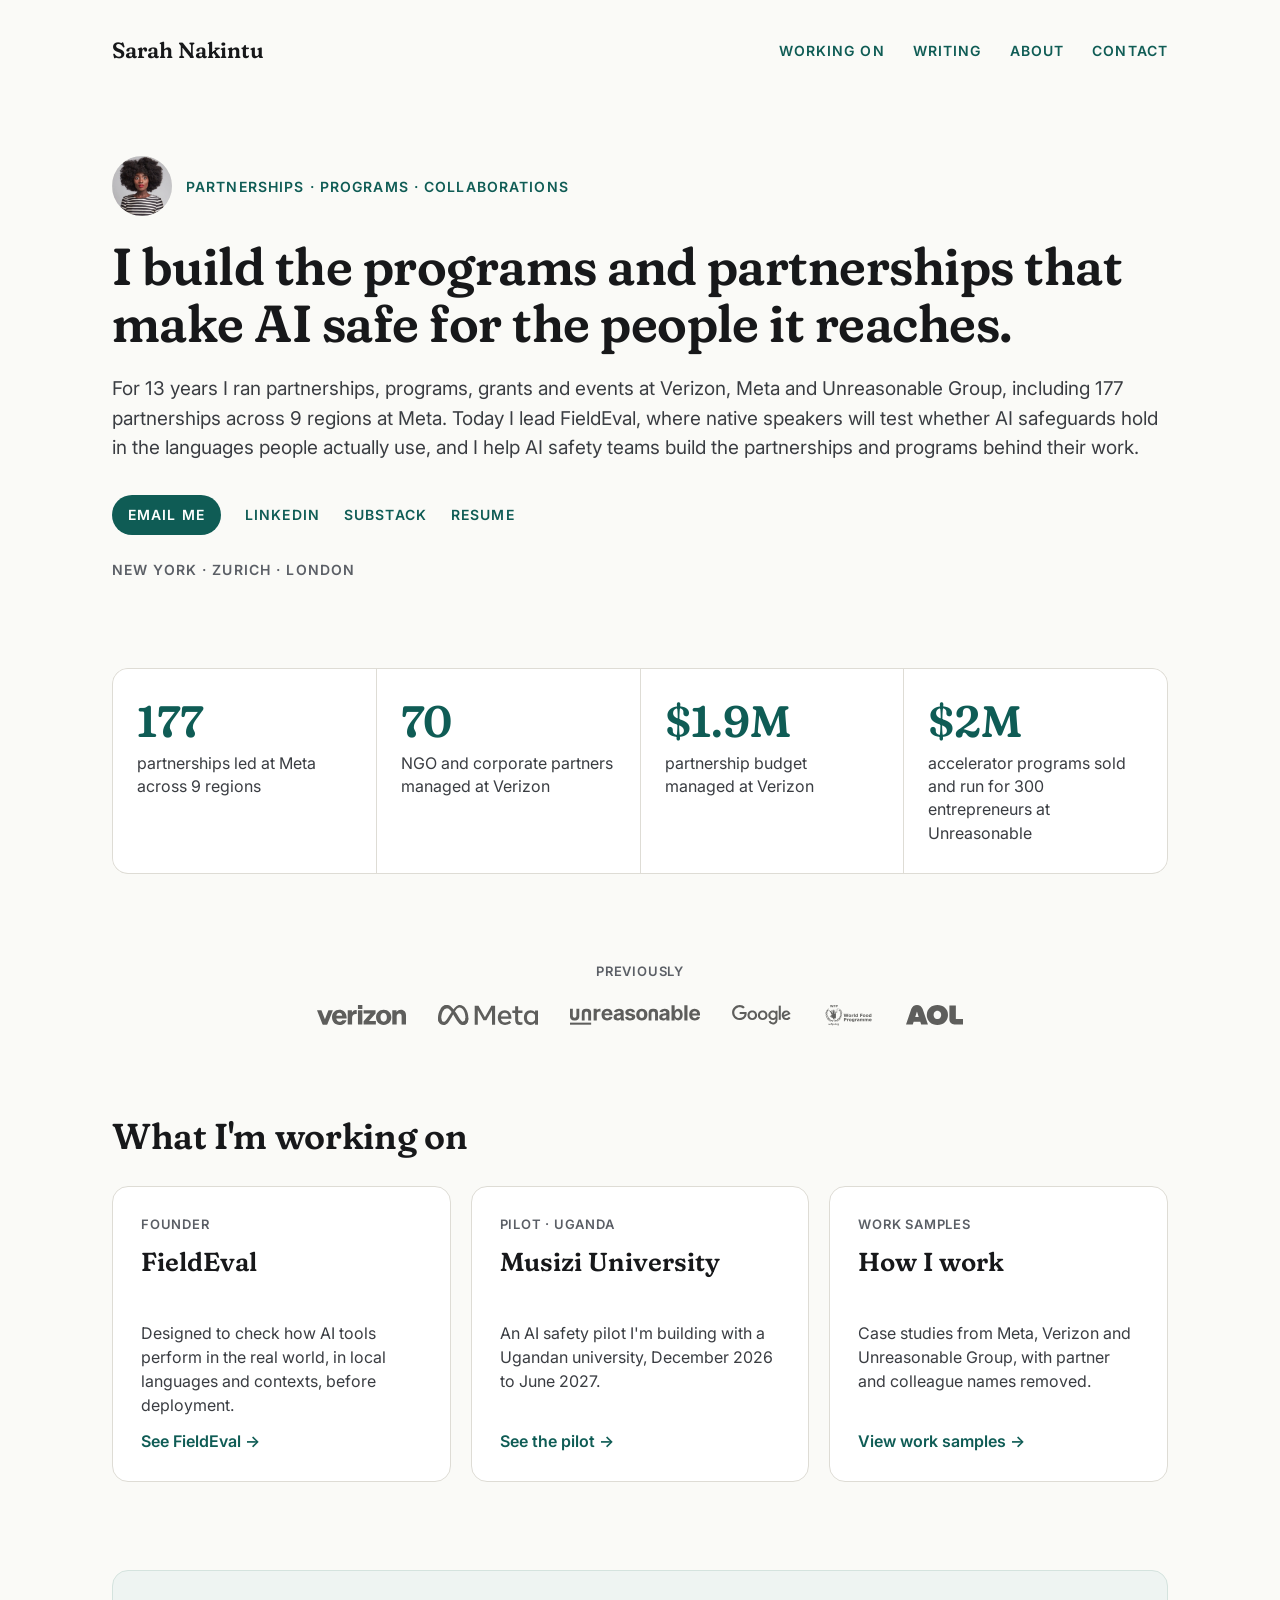
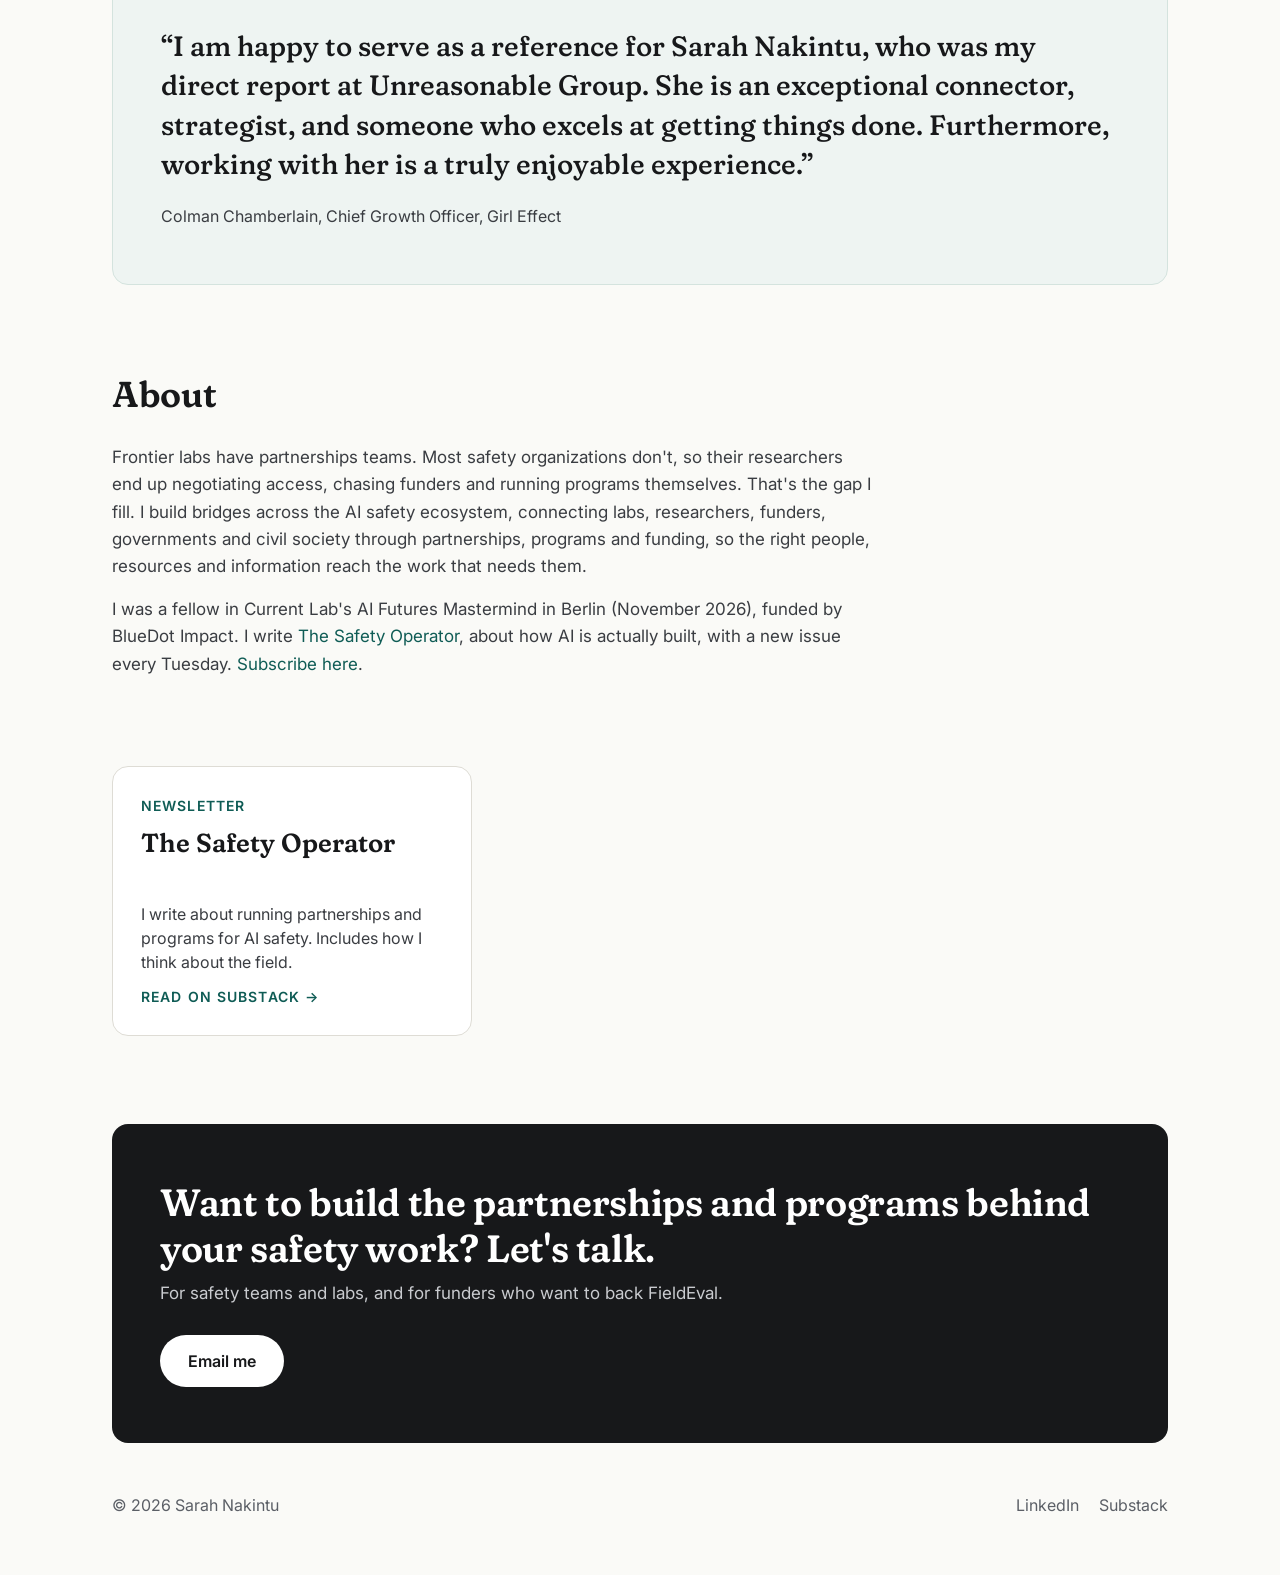
<file: index.html>
<!DOCTYPE html>
<html lang="en">
<head>
  <meta charset="utf-8">
  <meta name="viewport" content="width=device-width, initial-scale=1">
  <title>Sarah Nakintu</title>
  <meta name="description" content="Partnerships, programs and operations for AI safety.">
  <link rel="icon" href="assets/favicon.svg" type="image/svg+xml">
  <link rel="preconnect" href="https://fonts.googleapis.com">
  <link rel="preconnect" href="https://fonts.gstatic.com" crossorigin>
  <link href="https://fonts.googleapis.com/css2?family=Inter:wght@400;500;600;700&family=Fraunces:opsz,wght,SOFT,WONK@9..144,400..600,100,0&display=swap" rel="stylesheet">
  <link rel="stylesheet" href="styles.css">
  <script>
    (function () {
      try {
        var q = location.search;
        var force = /[?&]intro=1(?:&|$)/.test(q);
        var skipQ = /[?&]intro=0(?:&|$)/.test(q);
        var reduce = window.matchMedia('(prefers-reduced-motion: reduce)').matches;
        var seen = sessionStorage.getItem('sn-entry-seen') === '1';
        if (skipQ || reduce || (seen && !force)) document.documentElement.classList.add('entry-skip');
      } catch (e) {
        document.documentElement.classList.add('entry-skip');
      }
    })();
  </script>
</head>
<body>
  <div class="entry" id="entry" aria-hidden="true">
    <canvas class="entry-canvas" id="entryCanvas"></canvas>
    <div class="entry-brand">
      <p class="entry-mark">SN<span class="entry-dot">.</span></p>
      <span class="entry-line"></span>
    </div>
  </div>
  <a class="skip" href="#top">Skip to content</a>
  <div class="wrap">
    <header class="site-header">
      <a class="logo" href="/">Sarah Nakintu</a>
      <nav class="nav" aria-label="Main">
        <a href="#work">Working on</a>
        <a href="#writing">Writing</a>
        <a href="#about">About</a>
        <a href="#contact">Contact</a>
      </nav>
    </header>

    <section class="hero" id="top">
      <div class="hero-copy">
        <div class="hero-ident">
          <div class="portrait">
            <picture>
              <source type="image/webp" srcset="assets/sarah-nakintu.webp">
              <img src="assets/sarah-nakintu.jpg" alt="Sarah Nakintu, partnerships and programs operator working on AI safety" width="800" height="800">
            </picture>
          </div>
          <p class="eyebrow">Partnerships · Programs · Collaborations</p>
        </div>
        <h1>I build the programs and partnerships that make AI safe for the people it reaches.</h1>
        <p class="lede">For 13 years I ran partnerships, programs, grants and events at Verizon, Meta and Unreasonable Group, including 177 partnerships across 9 regions at Meta. Today I lead FieldEval, where native speakers will test whether AI safeguards hold in the languages people actually use, and I help AI safety teams build the partnerships and programs behind their work.</p>
        <div class="hero-actions">
          <a class="btn" href="mailto:hello@sarahnakintu.com">Email me</a>
          <a class="text-link" href="https://www.linkedin.com/in/sarahnakintu">LinkedIn</a>
          <a class="text-link" href="https://thesafetyoperator.substack.com">Substack</a>
          <a class="text-link" href="assets/sarah-nakintu-resume-v3.pdf">Resume</a>
        </div>
        <p class="location">New York · Zurich · London</p>
      </div>
    </section>

    <section class="results" aria-label="Results">
      <div class="stat">
        <div class="stat-num">177</div>
        <div class="stat-label">partnerships led at Meta across 9 regions</div>
      </div>
      <div class="stat">
        <div class="stat-num">70</div>
        <div class="stat-label">NGO and corporate partners managed at Verizon</div>
      </div>
      <div class="stat">
        <div class="stat-num">$1.9M</div>
        <div class="stat-label">partnership budget managed at Verizon</div>
      </div>
      <div class="stat">
        <div class="stat-num">$2M</div>
        <div class="stat-label">accelerator programs sold and run for 300 entrepreneurs at Unreasonable</div>
      </div>
    </section>

    <section class="previously" aria-label="Previously">
      <p class="previously-label">Previously</p>
      <ul class="logo-row">
        <li><img src="assets/logos/verizon.svg" alt="Verizon" width="107" height="24"></li>
        <li><img src="assets/logos/meta.svg" alt="Meta" width="119" height="24"></li>
        <li><img src="assets/logos/unreasonable.svg" alt="Unreasonable Group" width="160" height="24"></li>
        <li><img src="assets/logos/google.svg" alt="Google" width="71" height="24"></li>
        <li><img src="assets/logos/un-wfp.svg" alt="UN World Food Programme" width="52" height="24"></li>
        <li><img src="assets/logos/aol.svg" alt="AOL" width="68" height="24"></li>
      </ul>
    </section>

    <section class="section" id="work">
      <h2>What I'm working on</h2>
      <div class="cards">
        <article class="card">
          <span class="card-kicker">Founder</span>
          <span class="card-title">FieldEval</span>
          <span class="card-body">Designed to check how AI tools perform in the real world, in local languages and contexts, before deployment.</span>
          <a class="card-cta" href="/fieldeval/">See FieldEval →</a>
        </article>
        <article class="card">
          <span class="card-kicker">Pilot · Uganda</span>
          <span class="card-title">Musizi University</span>
          <span class="card-body">An AI safety pilot I'm building with a Ugandan university, December 2026 to June 2027.</span>
          <a class="card-cta" href="/musizi/">See the pilot →</a>
        </article>
        <a class="card" href="/assets/work/sarah-nakintu-work-samples-v6.pdf">
          <span class="card-kicker">Work samples</span>
          <span class="card-title">How I work</span>
          <span class="card-body">Case studies from Meta, Verizon and Unreasonable Group, with partner and colleague names removed.</span>
          <span class="card-cta">View work samples →</span>
        </a>
      </div>
    </section>

    <section class="section" aria-label="Testimonial">
      <figure class="quote-block">
        <blockquote class="quote">“I am happy to serve as a reference for Sarah Nakintu, who was my direct report at Unreasonable Group. She is an exceptional connector, strategist, and someone who excels at getting things done. Furthermore, working with her is a truly enjoyable experience.”</blockquote>
        <figcaption class="quote-attr">Colman Chamberlain, Chief Growth Officer, Girl Effect</figcaption>
      </figure>
    </section>

    <section class="about" id="about">
      <h2>About</h2>
      <div class="about-copy">
        <p>Frontier labs have partnerships teams. Most safety organizations don't, so their researchers end up negotiating access, chasing funders and running programs themselves. That's the gap I fill. I build bridges across the AI safety ecosystem, connecting labs, researchers, funders, governments and civil society through partnerships, programs and funding, so the right people, resources and information reach the work that needs them.</p>
        <p>I was a fellow in Current Lab's AI Futures Mastermind in Berlin (November 2026), funded by BlueDot Impact. I write <a href="https://thesafetyoperator.substack.com">The Safety Operator</a>, about how AI is actually built, with a new issue every Tuesday. <a href="https://thesafetyoperator.substack.com/subscribe">Subscribe here</a>.</p>
      </div>
    </section>

    <section class="section" id="writing">
      <a class="card" href="https://thesafetyoperator.substack.com">
        <span class="card-kicker">Newsletter</span>
        <span class="card-title">The Safety Operator</span>
        <span class="card-body">I write about running partnerships and programs for AI safety. Includes how I think about the field.</span>
        <span class="card-cta">Read on Substack →</span>
      </a>
    </section>

    <section class="contact" id="contact">
      <div>
        <h2>Want to build the partnerships and programs behind your safety work? Let's talk.</h2>
        <p class="contact-sub">For safety teams and labs, and for funders who want to back FieldEval.</p>
      </div>
      <a class="btn-invert" href="mailto:hello@sarahnakintu.com">Email me</a>
    </section>

    <footer class="site-footer">
      <span>© 2026 Sarah Nakintu</span>
      <span class="footer-links">
        <a href="https://www.linkedin.com/in/sarahnakintu">LinkedIn</a>
        <a href="https://thesafetyoperator.substack.com">Substack</a>
      </span>
    </footer>
  </div>
  <script src="assets/entry.js"></script>
  <script>
    (function () {
      var email = "hello@sarahnakintu.com";
      function fallback(text) {
        return new Promise(function (resolve) {
          var ta = document.createElement("textarea");
          ta.value = text;
          ta.setAttribute("readonly", "");
          ta.style.position = "fixed";
          ta.style.top = "0";
          ta.style.left = "0";
          document.body.appendChild(ta);
          ta.focus();
          ta.select();
          try { document.execCommand("copy"); } catch (e) {}
          document.body.removeChild(ta);
          resolve();
        });
      }
      function copyText(text) {
        if (navigator.clipboard && navigator.clipboard.writeText) {
          return navigator.clipboard.writeText(text).catch(function () { return fallback(text); });
        }
        return fallback(text);
      }
      document.querySelectorAll('a[href="mailto:' + email + '"]').forEach(function (btn) {
        btn.addEventListener("click", function () {
          var note = btn.nextElementSibling;
          if (!note || !note.classList.contains("copy-note")) {
            note = document.createElement("span");
            note.className = "copy-note";
            note.hidden = true;
            note.textContent = "Copied hello@sarahnakintu.com";
            btn.insertAdjacentElement("afterend", note);
          }
          copyText(email).then(function () {
            note.hidden = false;
            clearTimeout(note._hide);
            note._hide = setTimeout(function () { note.hidden = true; }, 4000);
          });
        });
      });
    })();
  </script>
</body>
</html>
</file>
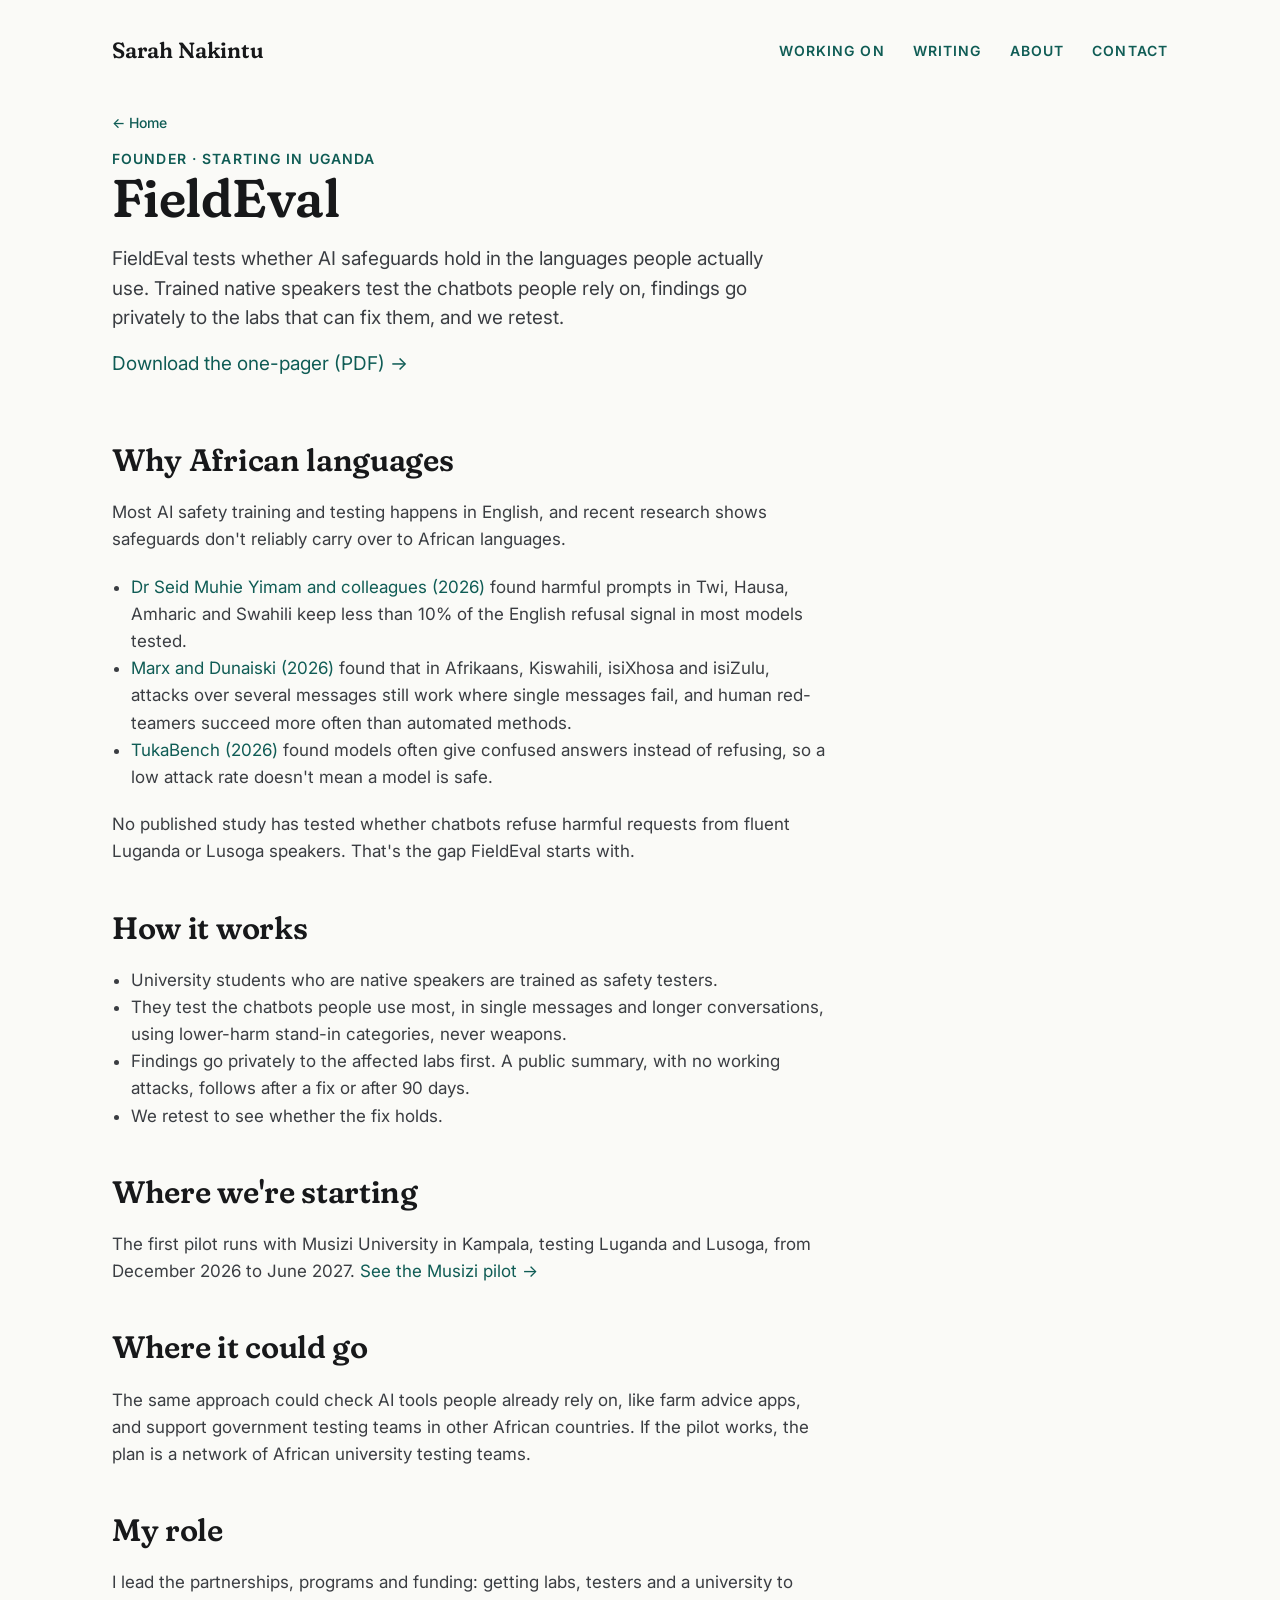
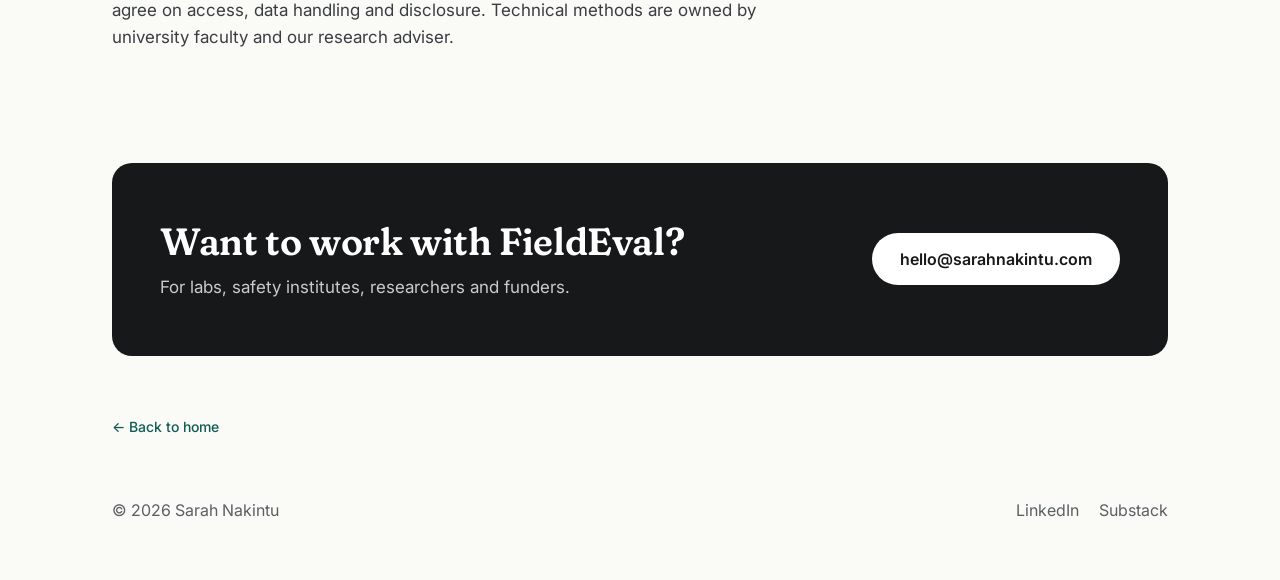
<file: fieldeval/index.html>
<!DOCTYPE html>
<html lang="en">
<head>
  <meta charset="utf-8">
  <meta name="viewport" content="width=device-width, initial-scale=1">
  <title>FieldEval · Sarah Nakintu</title>
  <meta name="description" content="FieldEval tests whether AI safeguards hold in the languages people actually use, starting with Luganda and Lusoga in Uganda.">
  <link rel="icon" href="../assets/favicon.svg" type="image/svg+xml">
  <link rel="preconnect" href="https://fonts.googleapis.com">
  <link rel="preconnect" href="https://fonts.gstatic.com" crossorigin>
  <link href="https://fonts.googleapis.com/css2?family=Inter:wght@400;500;600;700&family=Fraunces:opsz,wght,SOFT,WONK@9..144,400..600,100,0&display=swap" rel="stylesheet">
  <link rel="stylesheet" href="../styles.css">
  <style>
    .page-title { margin: 0 0 16px; font-size: 53px; line-height: 1.12; font-weight: 600; letter-spacing: -0.01em; }
    .page-lede { margin: 0 0 40px; font-size: 19px; line-height: 1.55; color: var(--secondary); max-width: 680px; }
    .prose { max-width: 720px; display: flex; flex-direction: column; gap: 20px; padding-bottom: 24px; }
    .prose h2 { margin: 24px 0 0; font-size: 31px; }
    .prose p, .prose li { font-size: 17px; line-height: 1.6; color: var(--secondary); }
    .prose p { margin: 0; }
    .prose ul { margin: 0; padding-left: 1.2em; }
    @media (max-width: 768px) {
      .page-title { font-size: 40px; }
    }
  </style>
</head>
<body>
  <a class="skip" href="#main">Skip to content</a>
  <div class="wrap">
    <header class="site-header">
      <a class="logo" href="/">Sarah Nakintu</a>
      <nav class="nav" aria-label="Main">
        <a href="/#work">Working on</a>
        <a href="/#writing">Writing</a>
        <a href="/#about">About</a>
        <a href="/#contact">Contact</a>
      </nav>
    </header>

    <main id="main">
      <a class="home-back" href="/">← Home</a>
      <p class="eyebrow">Founder · Starting in Uganda</p>
      <h1 class="page-title">FieldEval</h1>
      <p class="page-lede">FieldEval tests whether AI safeguards hold in the languages people actually use. Trained native speakers test the chatbots people rely on, findings go privately to the labs that can fix them, and we retest.</p>
      <p class="page-lede" style="margin-top:-24px"><a href="/assets/work/fieldeval-one-pager.pdf">Download the one-pager (PDF) →</a></p>

      <div class="prose">
        <h2>Why African languages</h2>
        <p>Most AI safety training and testing happens in English, and recent research shows safeguards don't reliably carry over to African languages.</p>
        <ul>
          <li><a href="https://arxiv.org/abs/2608.11146">Dr Seid Muhie Yimam and colleagues (2026)</a> found harmful prompts in Twi, Hausa, Amharic and Swahili keep less than 10% of the English refusal signal in most models tested.</li>
          <li><a href="https://arxiv.org/abs/2605.18239">Marx and Dunaiski (2026)</a> found that in Afrikaans, Kiswahili, isiXhosa and isiZulu, attacks over several messages still work where single messages fail, and human red-teamers succeed more often than automated methods.</li>
          <li><a href="https://arxiv.org/abs/2606.01322">TukaBench (2026)</a> found models often give confused answers instead of refusing, so a low attack rate doesn't mean a model is safe.</li>
        </ul>
        <p>No published study has tested whether chatbots refuse harmful requests from fluent Luganda or Lusoga speakers. That's the gap FieldEval starts with.</p>

        <h2>How it works</h2>
        <ul>
          <li>University students who are native speakers are trained as safety testers.</li>
          <li>They test the chatbots people use most, in single messages and longer conversations, using lower-harm stand-in categories, never weapons.</li>
          <li>Findings go privately to the affected labs first. A public summary, with no working attacks, follows after a fix or after 90 days.</li>
          <li>We retest to see whether the fix holds.</li>
        </ul>

        <h2>Where we're starting</h2>
        <p>The first pilot runs with Musizi University in Kampala, testing Luganda and Lusoga, from December 2026 to June 2027. <a href="/musizi/">See the Musizi pilot →</a></p>

        <h2>Where it could go</h2>
        <p>The same approach could check AI tools people already rely on, like farm advice apps, and support government testing teams in other African countries. If the pilot works, the plan is a network of African university testing teams.</p>

        <h2>My role</h2>
        <p>I lead the partnerships, programs and funding: getting labs, testers and a university to agree on access, data handling and disclosure. Technical methods are owned by university faculty and our research adviser.</p>
      </div>
    </main>

    <section class="contact" id="contact">
      <div>
        <h2>Want to work with FieldEval?</h2>
        <p class="contact-sub">For labs, safety institutes, researchers and funders.</p>
      </div>
      <a class="btn-invert" href="mailto:hello@sarahnakintu.com">hello@sarahnakintu.com</a>
    </section>

    <a class="home-back home-back-end" href="/">← Back to home</a>

    <footer class="site-footer">
      <span>© 2026 Sarah Nakintu</span>
      <span class="footer-links">
        <a href="https://www.linkedin.com/in/sarahnakintu">LinkedIn</a>
        <a href="https://thesafetyoperator.substack.com">Substack</a>
      </span>
    </footer>
  </div>
  <script>
    (function () {
      var email = "hello@sarahnakintu.com";
      function fallback(text) {
        return new Promise(function (resolve) {
          var ta = document.createElement("textarea");
          ta.value = text;
          ta.setAttribute("readonly", "");
          ta.style.position = "fixed";
          ta.style.top = "0";
          ta.style.left = "0";
          document.body.appendChild(ta);
          ta.focus();
          ta.select();
          try { document.execCommand("copy"); } catch (e) {}
          document.body.removeChild(ta);
          resolve();
        });
      }
      function copyText(text) {
        if (navigator.clipboard && navigator.clipboard.writeText) {
          return navigator.clipboard.writeText(text).catch(function () { return fallback(text); });
        }
        return fallback(text);
      }
      document.querySelectorAll('a[href="mailto:' + email + '"]').forEach(function (btn) {
        btn.addEventListener("click", function () {
          var note = btn.nextElementSibling;
          if (!note || !note.classList.contains("copy-note")) {
            note = document.createElement("span");
            note.className = "copy-note";
            note.hidden = true;
            note.textContent = "Copied hello@sarahnakintu.com";
            btn.insertAdjacentElement("afterend", note);
          }
          copyText(email).then(function () {
            note.hidden = false;
            clearTimeout(note._hide);
            note._hide = setTimeout(function () { note.hidden = true; }, 4000);
          });
        });
      });
    })();
  </script>
</body>
</html>
</file>
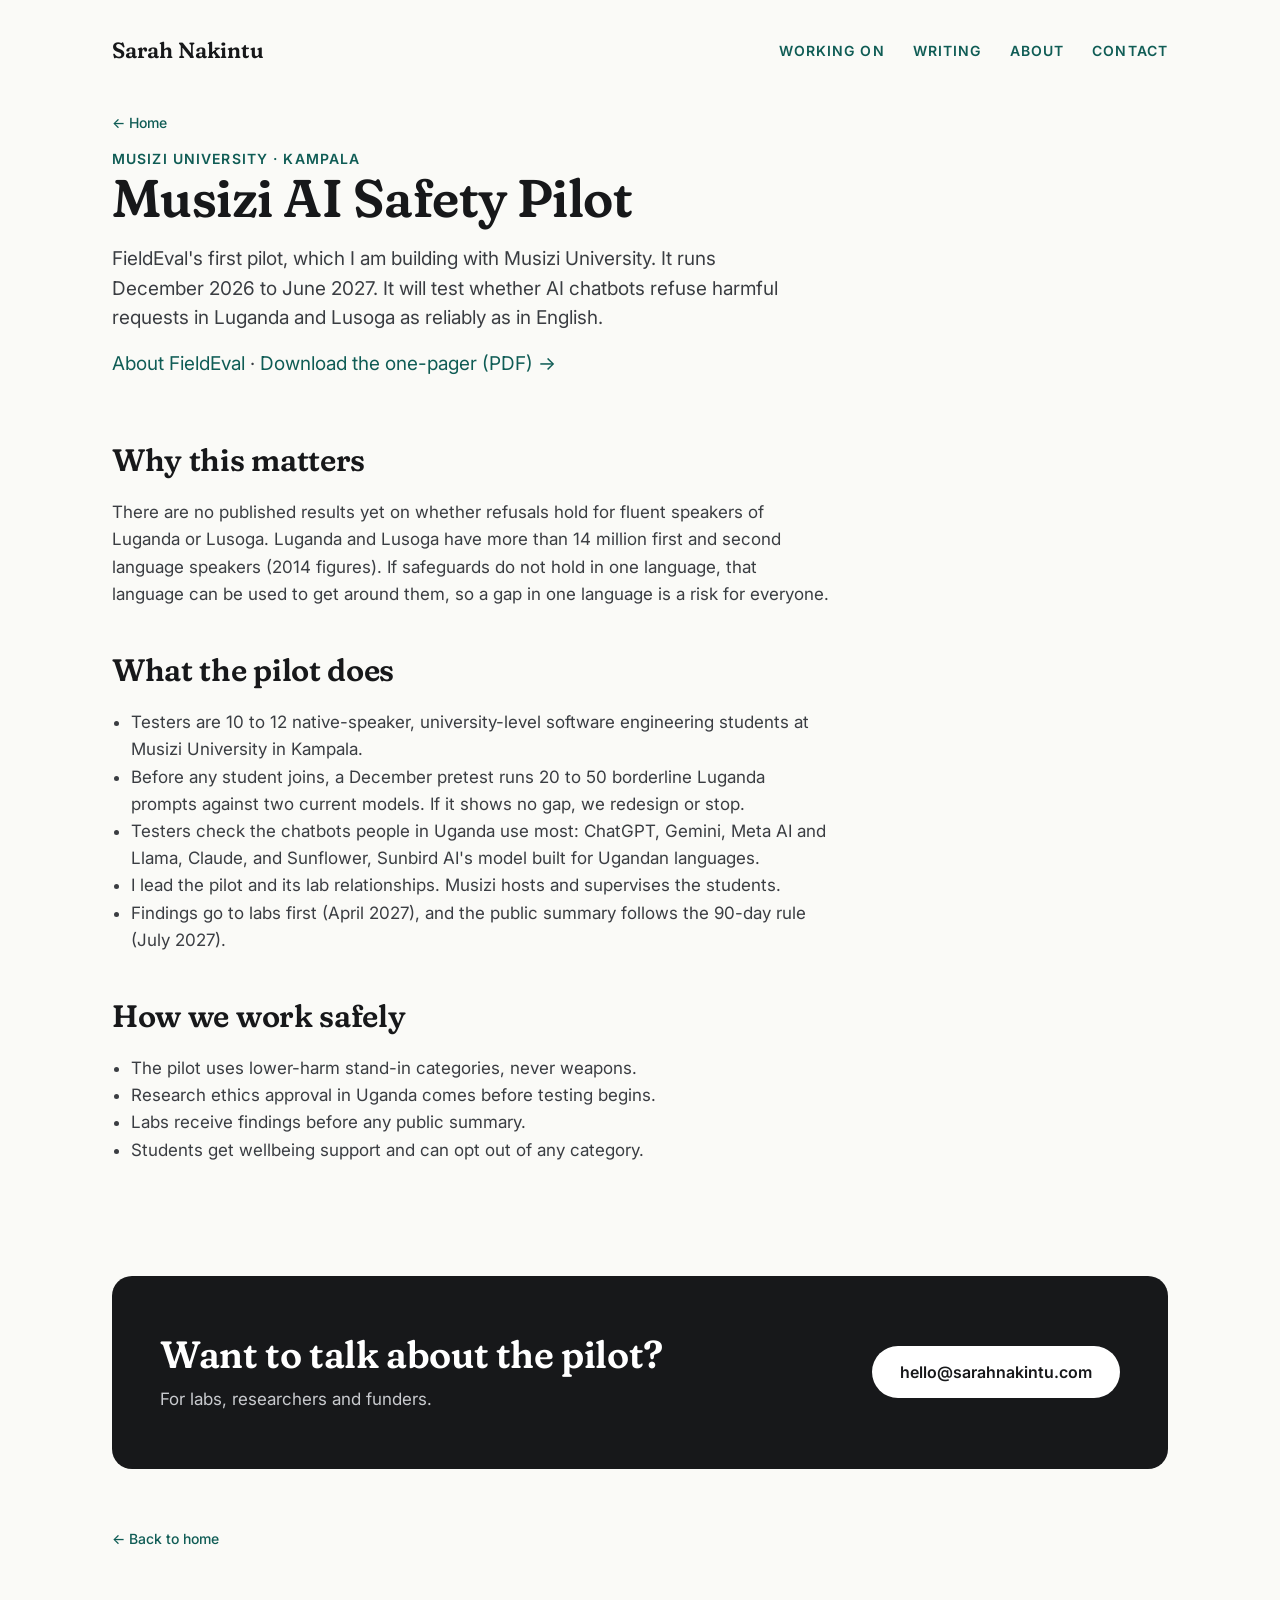
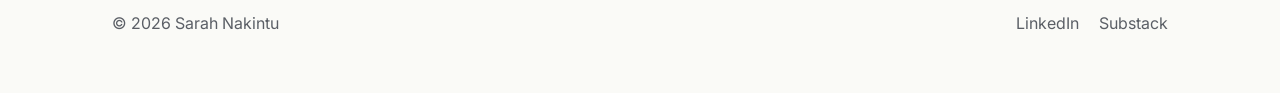
<file: musizi/index.html>
<!DOCTYPE html>
<html lang="en">
<head>
  <meta charset="utf-8">
  <meta name="viewport" content="width=device-width, initial-scale=1">
  <title>Musizi AI Safety Pilot · Sarah Nakintu</title>
  <meta name="description" content="A pilot with Musizi University testing whether AI chatbots refuse harmful requests in Luganda and Lusoga as reliably as in English.">
  <link rel="icon" href="../assets/favicon.svg" type="image/svg+xml">
  <link rel="preconnect" href="https://fonts.googleapis.com">
  <link rel="preconnect" href="https://fonts.gstatic.com" crossorigin>
  <link href="https://fonts.googleapis.com/css2?family=Inter:wght@400;500;600;700&family=Fraunces:opsz,wght,SOFT,WONK@9..144,400..600,100,0&display=swap" rel="stylesheet">
  <link rel="stylesheet" href="../styles.css">
  <style>
    .page-title { margin: 0 0 16px; font-size: 53px; line-height: 1.12; font-weight: 600; letter-spacing: -0.01em; }
    .page-lede { margin: 0 0 40px; font-size: 19px; line-height: 1.55; color: var(--secondary); max-width: 680px; }
    .prose { max-width: 720px; display: flex; flex-direction: column; gap: 20px; padding-bottom: 24px; }
    .prose h2 { margin: 24px 0 0; font-size: 31px; }
    .prose p, .prose li { font-size: 17px; line-height: 1.6; color: var(--secondary); }
    .prose p { margin: 0; }
    .prose ul { margin: 0; padding-left: 1.2em; }
    @media (max-width: 768px) {
      .page-title { font-size: 40px; }
    }
  </style>
</head>
<body>
  <a class="skip" href="#main">Skip to content</a>
  <div class="wrap">
    <header class="site-header">
      <a class="logo" href="/">Sarah Nakintu</a>
      <nav class="nav" aria-label="Main">
        <a href="/#work">Working on</a>
        <a href="/#writing">Writing</a>
        <a href="/#about">About</a>
        <a href="/#contact">Contact</a>
      </nav>
    </header>

    <main id="main">
      <a class="home-back" href="/">← Home</a>
      <p class="eyebrow">Musizi University · Kampala</p>
      <h1 class="page-title">Musizi AI Safety Pilot</h1>
      <p class="page-lede">FieldEval's first pilot, which I am building with Musizi University. It runs December 2026 to June 2027. It will test whether AI chatbots refuse harmful requests in Luganda and Lusoga as reliably as in English.</p>
      <p class="page-lede" style="margin-top:-24px"><a href="/fieldeval/">About FieldEval</a> · <a href="/assets/work/fieldeval-one-pager.pdf">Download the one-pager (PDF) →</a></p>

      <div class="prose">
        <h2>Why this matters</h2>
        <p>There are no published results yet on whether refusals hold for fluent speakers of Luganda or Lusoga. Luganda and Lusoga have more than 14 million first and second language speakers (2014 figures). If safeguards do not hold in one language, that language can be used to get around them, so a gap in one language is a risk for everyone.</p>

        <h2>What the pilot does</h2>
        <ul>
          <li>Testers are 10 to 12 native-speaker, university-level software engineering students at Musizi University in Kampala.</li>
          <li>Before any student joins, a December pretest runs 20 to 50 borderline Luganda prompts against two current models. If it shows no gap, we redesign or stop.</li>
          <li>Testers check the chatbots people in Uganda use most: ChatGPT, Gemini, Meta AI and Llama, Claude, and Sunflower, Sunbird AI's model built for Ugandan languages.</li>
          <li>I lead the pilot and its lab relationships. Musizi hosts and supervises the students.</li>
          <li>Findings go to labs first (April 2027), and the public summary follows the 90-day rule (July 2027).</li>
        </ul>

        <h2>How we work safely</h2>
        <ul>
          <li>The pilot uses lower-harm stand-in categories, never weapons.</li>
          <li>Research ethics approval in Uganda comes before testing begins.</li>
          <li>Labs receive findings before any public summary.</li>
          <li>Students get wellbeing support and can opt out of any category.</li>
        </ul>
      </div>
    </main>

    <section class="contact" id="contact">
      <div>
        <h2>Want to talk about the pilot?</h2>
        <p class="contact-sub">For labs, researchers and funders.</p>
      </div>
      <a class="btn-invert" href="mailto:hello@sarahnakintu.com">hello@sarahnakintu.com</a>
    </section>

    <a class="home-back home-back-end" href="/">← Back to home</a>

    <footer class="site-footer">
      <span>© 2026 Sarah Nakintu</span>
      <span class="footer-links">
        <a href="https://www.linkedin.com/in/sarahnakintu">LinkedIn</a>
        <a href="https://thesafetyoperator.substack.com">Substack</a>
      </span>
    </footer>
  </div>
  <script>
    (function () {
      var email = "hello@sarahnakintu.com";
      function fallback(text) {
        return new Promise(function (resolve) {
          var ta = document.createElement("textarea");
          ta.value = text;
          ta.setAttribute("readonly", "");
          ta.style.position = "fixed";
          ta.style.top = "0";
          ta.style.left = "0";
          document.body.appendChild(ta);
          ta.focus();
          ta.select();
          try { document.execCommand("copy"); } catch (e) {}
          document.body.removeChild(ta);
          resolve();
        });
      }
      function copyText(text) {
        if (navigator.clipboard && navigator.clipboard.writeText) {
          return navigator.clipboard.writeText(text).catch(function () { return fallback(text); });
        }
        return fallback(text);
      }
      document.querySelectorAll('a[href="mailto:' + email + '"]').forEach(function (btn) {
        btn.addEventListener("click", function () {
          var note = btn.nextElementSibling;
          if (!note || !note.classList.contains("copy-note")) {
            note = document.createElement("span");
            note.className = "copy-note";
            note.hidden = true;
            note.textContent = "Copied hello@sarahnakintu.com";
            btn.insertAdjacentElement("afterend", note);
          }
          copyText(email).then(function () {
            note.hidden = false;
            clearTimeout(note._hide);
            note._hide = setTimeout(function () { note.hidden = true; }, 4000);
          });
        });
      });
    })();
  </script>
</body>
</html>
</file>
<file: styles.css>
:root {
  --bg: #FAFAF7;
  --text: #17181A;
  --secondary: #3A3D42;
  --muted: #5B5F66;
  --accent: #0F5C55;
  --accent-hover: #0A403B;
  --border: #DEDCD5;
  --card: #FFFFFF;
  --photo-bg: #E8E6DF;
  --quote-bg: #EEF4F2;
  --contact-bg: #17181A;
  --contact-sub: #C9CBCF;
  --space-section: 88px;
  --max: 1120px;
}

*,
*::before,
*::after { box-sizing: border-box; }

html { scroll-behavior: smooth; }

body {
  margin: 0;
  background: var(--bg);
  color: var(--text);
  font-family: Inter, system-ui, sans-serif;
  font-size: 16px;
  line-height: 1.5;
}

img { max-width: 100%; height: auto; display: block; }

a { color: var(--accent); text-decoration: none; }
a:hover { color: var(--accent-hover); }
a:focus-visible,
button:focus-visible {
  outline: 2px solid var(--accent);
  outline-offset: 3px;
}

.skip {
  position: absolute;
  left: 16px;
  top: 12px;
  z-index: 10;
  background: var(--text);
  color: #fff;
  padding: 10px 16px;
  min-height: 44px;
  border-radius: 8px;
  transform: translateY(-200%);
}
.skip:focus { transform: none; color: #fff; }

.wrap {
  max-width: var(--max);
  margin: 0 auto;
  padding: 0 32px;
}

.site-header {
  display: flex;
  flex-wrap: wrap;
  justify-content: space-between;
  align-items: center;
  gap: 16px;
  padding: 28px 0;
}

.logo {
  font-family: Fraunces, "Times New Roman", serif;
  font-weight: 600;
  font-size: 22px;
  color: var(--text);
  text-decoration: none;
  min-height: 44px;
  display: inline-flex;
  align-items: center;
}
.logo:hover { color: var(--text); }

.home-back {
  display: inline-flex;
  align-items: center;
  min-height: 44px;
  margin: 0 0 4px;
  font-family: Inter, system-ui, sans-serif;
  font-size: 14px;
  font-weight: 500;
  color: var(--accent);
  text-decoration: none;
}
.home-back:hover { color: var(--accent-hover); }
.home-back-end { margin: 48px 0 0; }

.nav {
  display: flex;
  flex-wrap: wrap;
  gap: 8px 28px;
  font-size: 14px;
}
.nav a {
  color: #0F5C55;
  font-weight: 600;
  letter-spacing: 0.08em;
  text-transform: uppercase;
  text-decoration: none;
  min-height: 44px;
  display: inline-flex;
  align-items: center;
}
.nav a:hover { color: var(--accent-hover); }

@media (max-width: 480px) {
  .nav { gap: 8px 12px; }
  .nav a { letter-spacing: 0.05em; }
}

.hero {
  display: block;
  padding: 56px 0 var(--space-section);
}

.hero-copy {
  width: 100%;
  min-width: 0;
  display: flex;
  flex-direction: column;
  gap: 22px;
}

.hero-ident {
  display: flex;
  align-items: center;
  gap: 14px;
}

.eyebrow {
  margin: 0;
  font-size: 14px;
  font-weight: 600;
  letter-spacing: 0.08em;
  text-transform: uppercase;
  color: var(--accent);
}

h1, h2, .stat-num, .card-title, .quote, .logo {
  font-family: Fraunces, "Times New Roman", serif;
  font-optical-sizing: auto;
  font-variation-settings: "SOFT" 100, "WONK" 0;
}

h1 {
  margin: 0;
  font-size: clamp(2rem, 4.5vw, 3.25rem);
  line-height: 1.1;
  font-weight: 600;
  letter-spacing: -0.01em;
}

.lede {
  margin: 0;
  font-size: 19px;
  line-height: 1.55;
  color: var(--secondary);
}

.hero-actions {
  display: flex;
  flex-wrap: wrap;
  align-items: center;
  gap: 12px 24px;
  margin-top: 8px;
}

.btn {
  display: inline-flex;
  align-items: center;
  justify-content: center;
  min-height: 40px;
  padding: 0 16px;
  border-radius: 999px;
  background: var(--accent);
  color: #FFFFFF;
  font-family: Inter, system-ui, sans-serif;
  font-weight: 600;
  font-size: 14px;
  letter-spacing: 0.08em;
  text-transform: uppercase;
  text-decoration: none;
}
.btn:hover { background: var(--accent-hover); color: #FFFFFF; }

.copy-note {
  display: inline-flex;
  align-items: center;
  margin-left: 12px;
  font-family: Inter, system-ui, sans-serif;
  font-size: 14px;
  font-weight: 600;
  letter-spacing: 0.08em;
  color: #0F5C55;
}
.copy-note[hidden] { display: none; }
.contact .copy-note { color: #8FD1C8; }

.text-link {
  font-size: 16px;
  font-weight: 500;
  min-height: 44px;
  display: inline-flex;
  align-items: center;
}
.hero-actions .text-link {
  font-family: Inter, system-ui, sans-serif;
  font-size: 14px;
  font-weight: 600;
  letter-spacing: 0.08em;
  text-transform: uppercase;
  color: #0F5C55;
}
.hero-actions .text-link:hover { color: var(--accent-hover); }

#writing .card-kicker,
#writing .card-cta {
  font-family: Inter, system-ui, sans-serif;
  font-size: 14px;
  font-weight: 600;
  letter-spacing: 0.08em;
  text-transform: uppercase;
  color: #0F5C55;
}
#writing a.card:hover .card-kicker,
#writing a.card:hover .card-cta { color: var(--accent-hover); }

@media (max-width: 480px) {
  .btn,
  .hero-actions .text-link,
  #writing .card-kicker,
  #writing .card-cta { letter-spacing: 0.05em; }
}

.location {
  margin: 0;
  font-size: 14px;
  font-weight: 600;
  letter-spacing: 0.08em;
  text-transform: uppercase;
  color: var(--muted);
}

.portrait {
  flex: 0 0 60px;
  width: 60px;
  height: 60px;
  max-width: 60px;
  aspect-ratio: 1 / 1;
  border-radius: 50%;
  overflow: hidden;
  background: var(--photo-bg);
}
.portrait img {
  width: 100%;
  height: 100%;
  object-fit: cover;
  object-position: center center;
}

.results {
  display: flex;
  flex-wrap: wrap;
  gap: 1px;
  background: var(--border);
  border: 1px solid var(--border);
  border-radius: 16px;
  overflow: hidden;
}
.stat {
  flex: 1 1 180px;
  background: var(--card);
  padding: 28px 24px;
}
.stat-num {
  font-size: 44px;
  font-weight: 600;
  color: var(--accent);
  line-height: 1.12;
}
.stat-label {
  font-size: 16px;
  line-height: 1.45;
  color: var(--secondary);
  margin-top: 6px;
}

.previously {
  margin: var(--space-section) 0 0;
  text-align: center;
}
.previously-label {
  margin: 0 0 22px;
  font-size: 13px;
  font-weight: 600;
  letter-spacing: 0.06em;
  text-transform: uppercase;
  color: var(--muted);
}
.logo-row {
  list-style: none;
  margin: 0;
  padding: 0;
  display: flex;
  flex-wrap: wrap;
  align-items: center;
  justify-content: center;
  gap: 20px 32px;
}
.logo-row li {
  display: flex;
  align-items: center;
  justify-content: center;
}
.logo-row img {
  height: 20px;
  width: auto;
  max-width: 130px;
  display: block;
}
.logo-row img[src*="un-wfp"] {
  height: 24px;
  max-width: 56px;
}

.section { padding: var(--space-section) 0 0; }

h2 {
  margin: 0 0 28px;
  font-size: 36px;
  font-weight: 600;
  letter-spacing: -0.01em;
  line-height: 1.2;
}

#writing .card { max-width: 360px; }

.cards {
  display: flex;
  flex-wrap: wrap;
  gap: 20px;
}

.card {
  flex: 1 1 240px;
  min-height: 230px;
  display: flex;
  flex-direction: column;
  gap: 12px;
  padding: 28px;
  border-radius: 16px;
  background: var(--card);
  border: 1px solid var(--border);
  text-decoration: none;
  color: var(--text);
}
a.card:hover { color: var(--text); border-color: var(--accent); }
.card-kicker {
  font-size: 13px;
  font-weight: 600;
  letter-spacing: 0.06em;
  text-transform: uppercase;
  color: var(--muted);
}
.card-title {
  font-size: 26px;
  font-weight: 600;
  line-height: 1.2;
  min-height: 2.4em;
}
.card-wide .card-title { min-height: 0; }
.card-body {
  font-size: 16px;
  line-height: 1.5;
  color: var(--secondary);
}
.card-cta {
  margin-top: auto;
  font-size: 16px;
  font-weight: 600;
  color: var(--accent);
}
a.card:hover .card-cta { color: var(--accent-hover); }

.quote-block {
  margin: 0;
  padding: 56px 48px;
  border-radius: 16px;
  background: var(--quote-bg);
  border: 1px solid #D4E3DE;
}
.quote {
  margin: 0;
  font-size: 28px;
  line-height: 1.4;
  font-weight: 500;
}
.quote-attr {
  margin-top: 20px;
  font-size: 16px;
  color: var(--secondary);
}

.about {
  padding: var(--space-section) 0 0;
}
.about-copy {
  max-width: 760px;
  min-width: 0;
  display: flex;
  flex-direction: column;
  gap: 16px;
  font-size: 17px;
  line-height: 1.6;
  color: var(--secondary);
}
.about-copy p { margin: 0; }

.contact {
  margin: var(--space-section) 0 0;
  padding: 56px 48px;
  border-radius: 20px;
  background: var(--contact-bg);
  color: #FFFFFF;
  display: flex;
  flex-wrap: wrap;
  align-items: center;
  justify-content: space-between;
  gap: 28px;
}
.contact h2 {
  margin: 0;
  font-size: 38px;
  color: #FFFFFF;
  line-height: 1.2;
}
.contact-sub {
  margin: 10px 0 0;
  font-size: 17px;
  color: var(--contact-sub);
}
.btn-invert {
  display: inline-flex;
  align-items: center;
  justify-content: center;
  min-height: 52px;
  padding: 0 28px;
  border-radius: 999px;
  background: #FFFFFF;
  color: var(--text);
  font-weight: 600;
  font-size: 16px;
  text-decoration: none;
}
.btn-invert:hover { background: var(--bg); color: var(--text); }

/* Homepage contact matches the other boxes. Musizi keeps the 20px radius. */
body:has(.hero) .contact { border-radius: 16px; }

.site-footer {
  display: flex;
  flex-wrap: wrap;
  justify-content: space-between;
  align-items: center;
  gap: 16px;
  padding: 40px 0 48px;
  font-size: 16px;
  color: var(--muted);
}
.footer-links {
  display: flex;
  flex-wrap: wrap;
  gap: 8px 20px;
}
.footer-links a {
  color: var(--muted);
  min-height: 44px;
  display: inline-flex;
  align-items: center;
}
.footer-links a:hover { color: var(--accent); }

@media (max-width: 768px) {
  :root { --space-section: 56px; }
  .wrap { padding: 0 24px; }
  .hero { padding: 36px 0 var(--space-section); }
  .contact { padding: 40px 28px; }
  .contact h2 { font-size: 31px; }
  .quote { font-size: 24px; }
  .quote-block { padding: 40px 28px; }
}

@media (max-width: 480px) {
  .wrap { padding: 0 20px; }
  .stat-num { font-size: 38px; }
  .portrait { flex-basis: 56px; width: 56px; height: 56px; max-width: 56px; margin-inline: 0; border-radius: 50%; }
  .hero { padding: 28px 0 var(--space-section); }
  .hero-ident { gap: 12px; }
  .cards {
    flex-direction: column;
    gap: 16px;
  }
  .card {
    flex: 1 1 auto;
    width: 100%;
    max-width: 100%;
    min-width: 0;
  }
  .card-title { min-height: 0; }
  .logo-row {
    display: grid;
    grid-template-columns: repeat(2, max-content);
    justify-content: center;
    column-gap: 28px;
    row-gap: 16px;
  }
  .logo-row img { height: 16px; max-width: 110px; }
  .logo-row img[src*="un-wfp"] { height: 22px; max-width: 52px; }
}

/* Homepage entry. SN. already in place, starfield streaks, bar fill, fade. */
.entry {
  position: fixed;
  inset: 0;
  z-index: 9999;
  background: #FAFAF7;
  display: flex;
  align-items: center;
  justify-content: center;
  cursor: pointer;
  transition: opacity 700ms cubic-bezier(0.22, 1, 0.36, 1);
}
.entry.is-leaving {
  opacity: 0;
  pointer-events: none;
}
.entry-canvas {
  position: absolute;
  inset: 0;
  width: 100%;
  height: 100%;
  display: block;
}
.entry-brand {
  position: relative;
  z-index: 1;
  text-align: center;
  pointer-events: none;
  transform: translateY(-8px);
}
.entry-mark {
  margin: 0;
  font-family: Fraunces, "Times New Roman", serif;
  font-weight: 500;
  font-size: clamp(44px, 6.5vw, 64px);
  font-optical-sizing: auto;
  font-variation-settings: "SOFT" 100, "WONK" 0;
  color: #17181A;
  letter-spacing: 0.03em;
  line-height: 1;
}
.entry-dot {
  color: #0F5C55;
  letter-spacing: 0;
  margin-left: 0.02em;
}
.entry-line {
  display: block;
  width: 100px;
  height: 1px;
  margin: 20px auto 0;
  background: #DEDCD5;
  position: relative;
  overflow: hidden;
}
.entry-line::after {
  content: "";
  display: block;
  height: 100%;
  width: 0;
  background: #17181A;
}
.entry.is-in .entry-line::after {
  width: 100%;
  transition: width 1600ms cubic-bezier(0.22, 1, 0.36, 1);
}
@media (max-width: 480px) {
  .entry-mark { font-size: 44px; }
  .entry-line { width: 80px; margin-top: 16px; }
}
html.entry-skip .entry { display: none !important; }
html.entry-lock,
html.entry-lock body { overflow: hidden; }
@media (prefers-reduced-motion: reduce) {
  .entry { display: none !important; }
}
</file>
